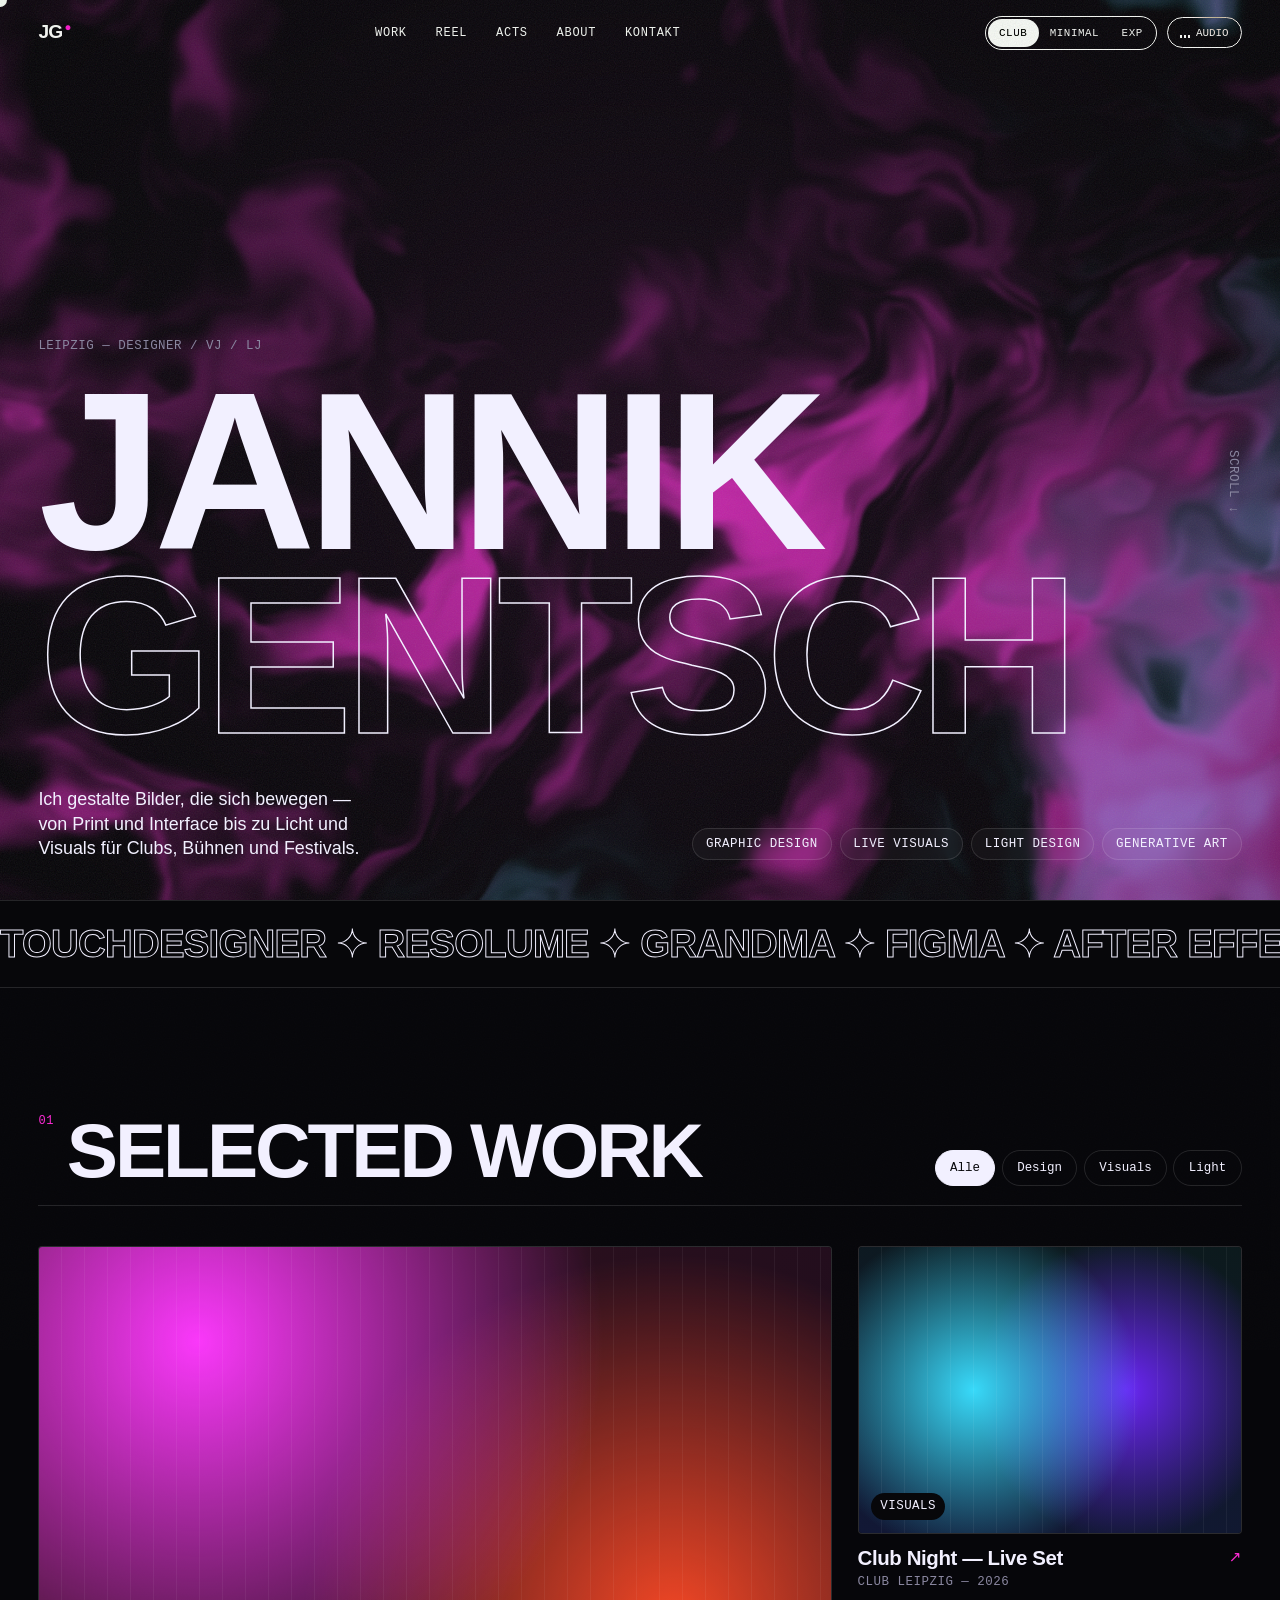
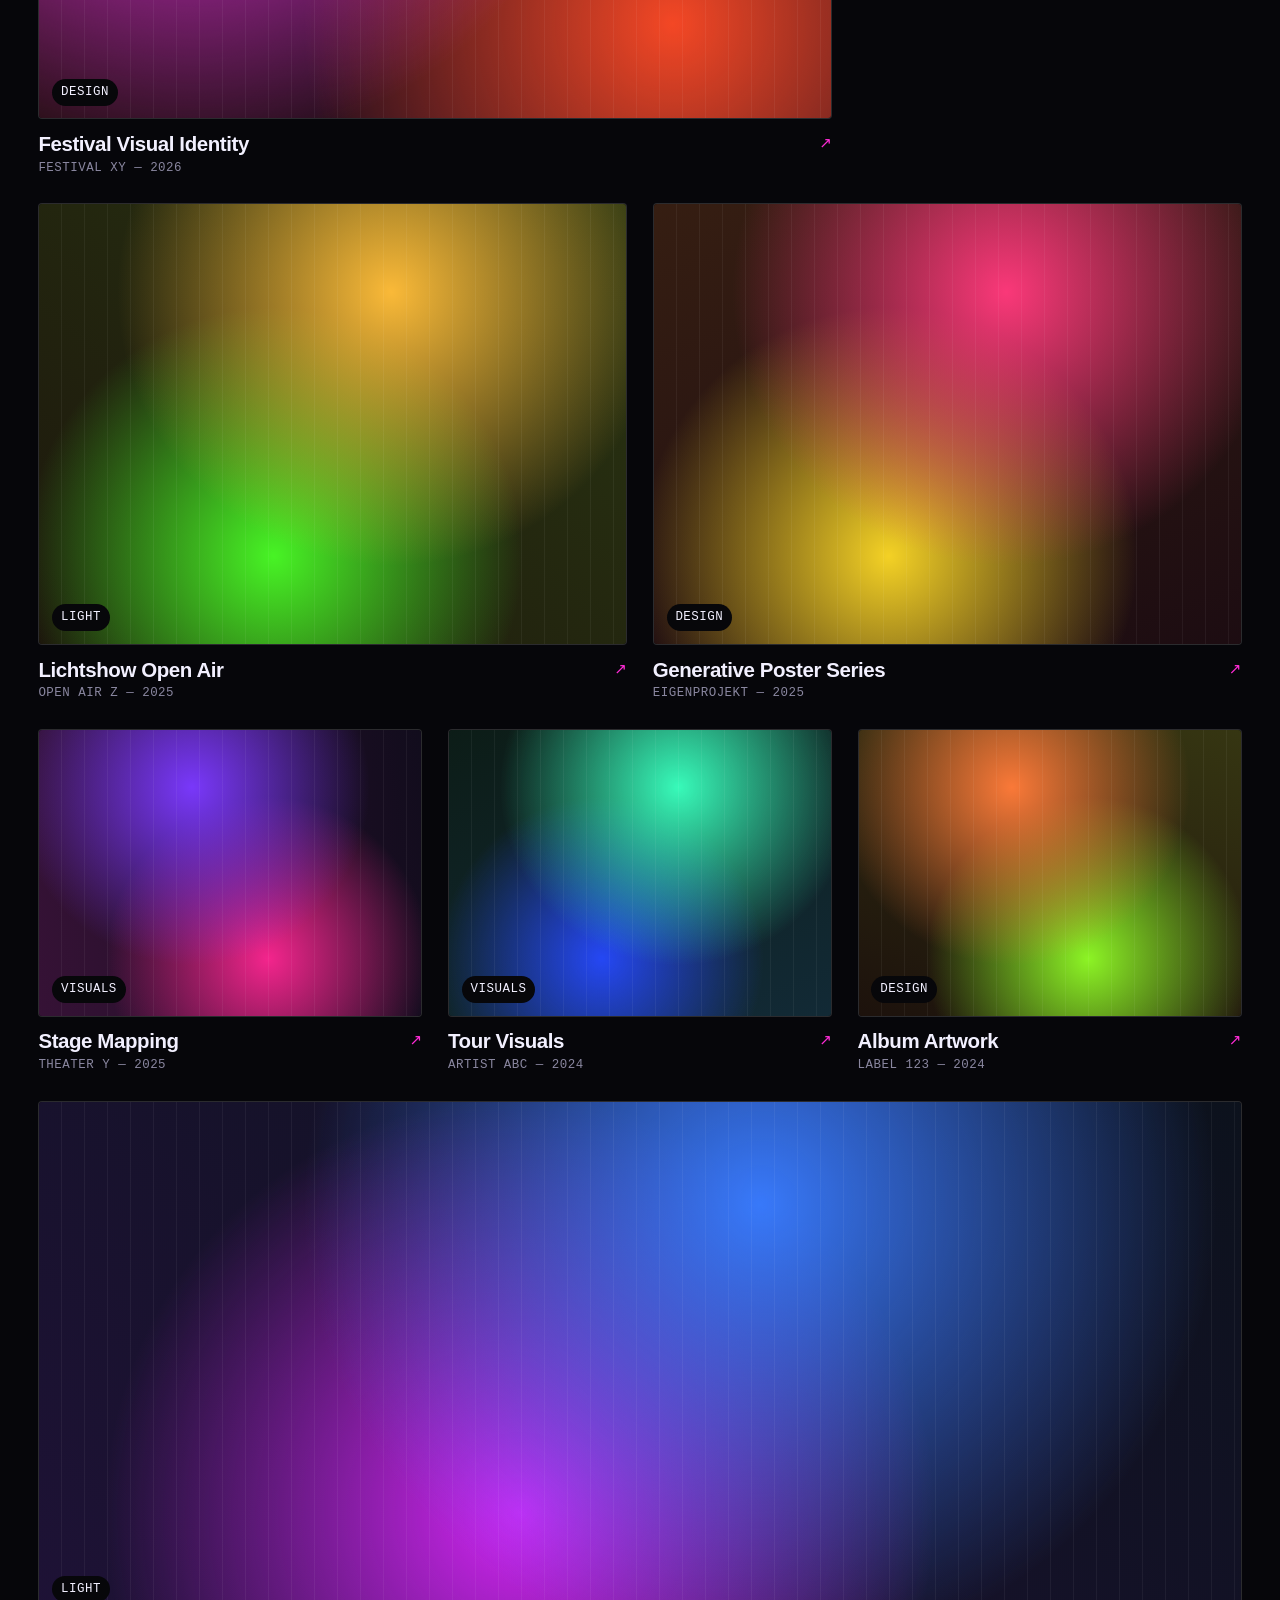
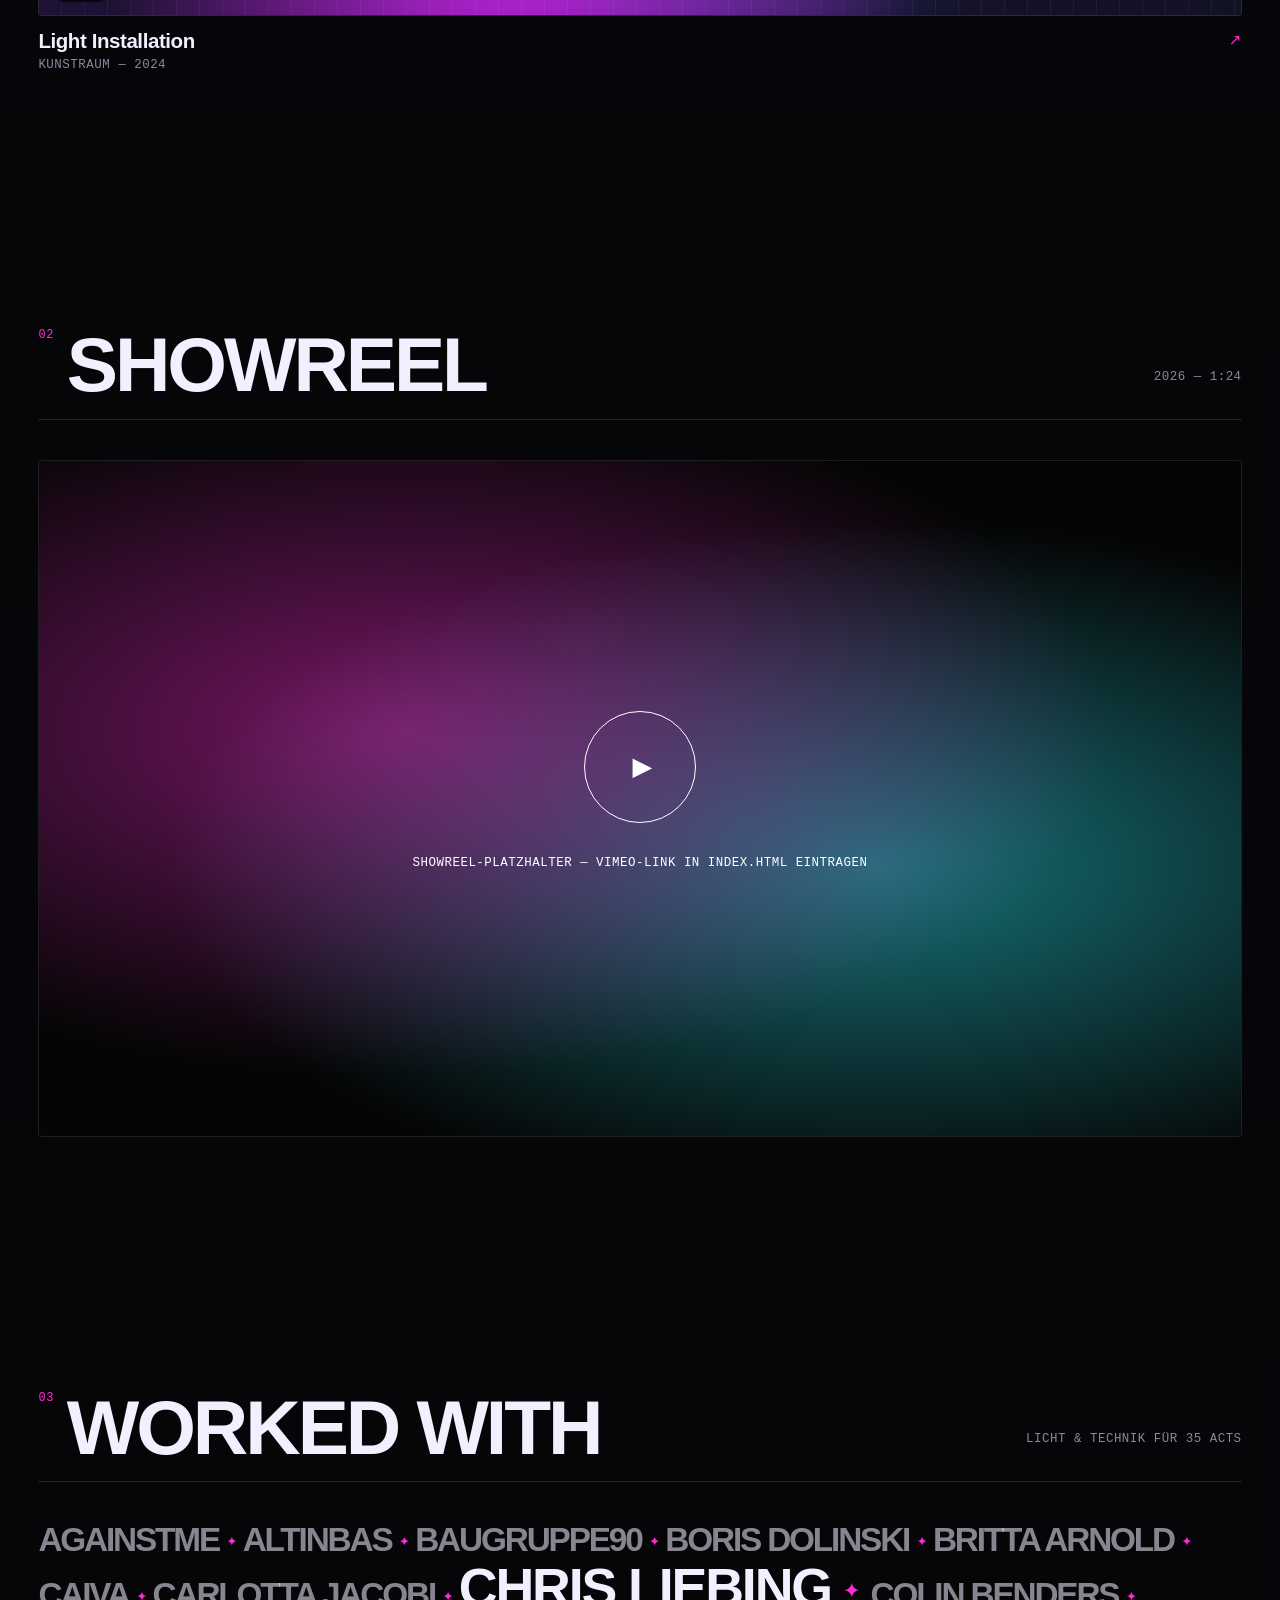
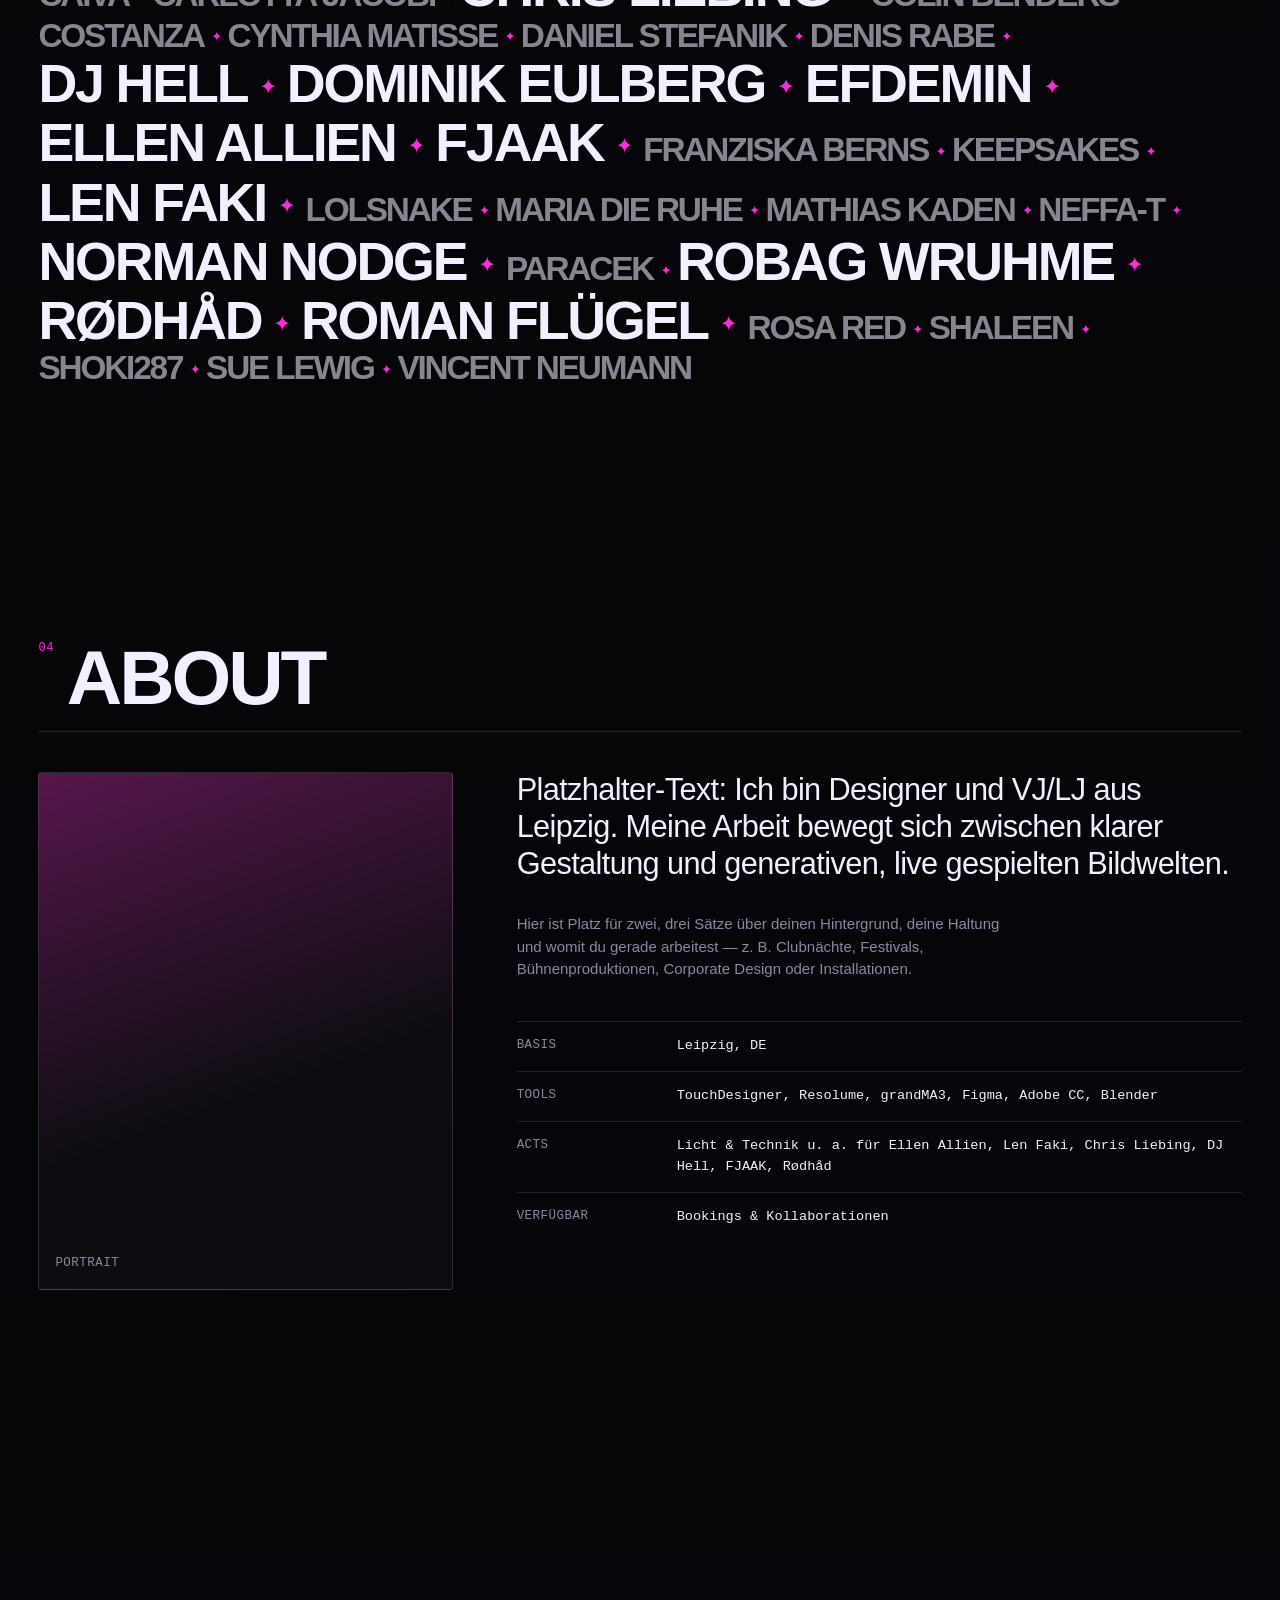
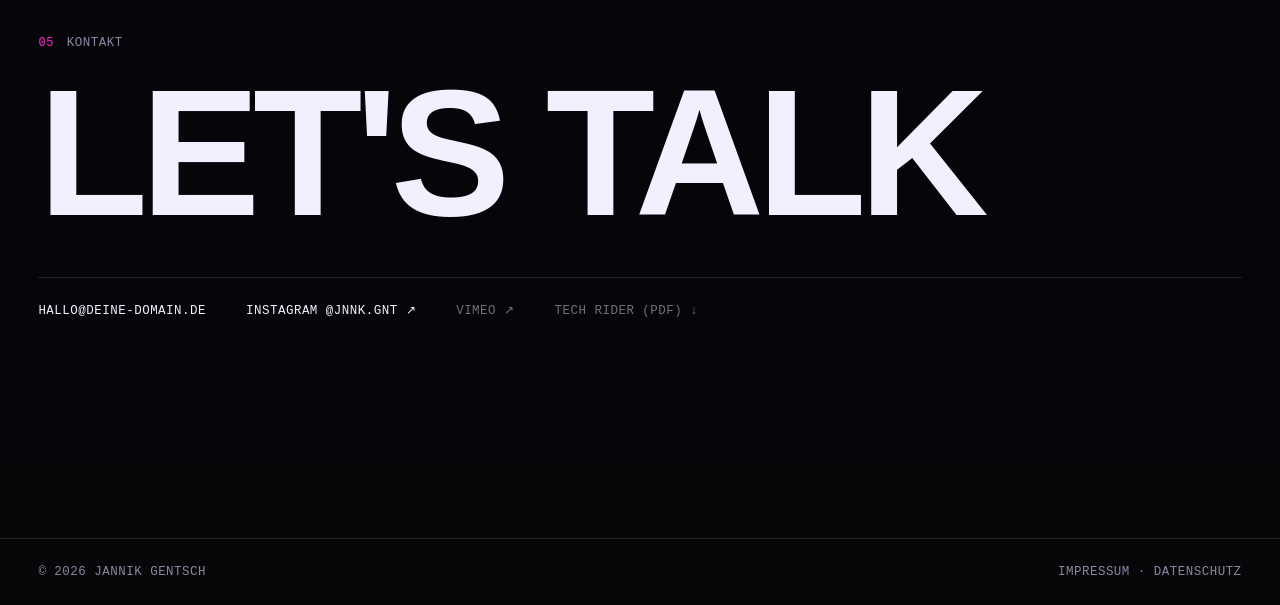
<file: index.html>
<!DOCTYPE html>
<html lang="de" data-mood="club">
<head>
  <meta charset="utf-8">
  <meta name="viewport" content="width=device-width, initial-scale=1">
  <title>Jannik Gentsch — Design · Visuals · Light</title>
  <meta name="description" content="Portfolio von Jannik Gentsch — Designer, VJ & Lichtjockey.">
  <meta name="theme-color" content="#07070a">
  <meta property="og:title" content="Jannik Gentsch — Design · Visuals · Light">
  <meta property="og:description" content="Designer, VJ & Lichtjockey.">
  <link rel="stylesheet" href="styles.css">
  <script>
    // Gespeicherten Look setzen, bevor die Seite rendert (kein Flackern)
    try { var m = localStorage.getItem('mood'); if (m) document.documentElement.dataset.mood = m; } catch (e) {}
  </script>
</head>
<body>
  <canvas id="bg" aria-hidden="true"></canvas>
  <div class="grain" aria-hidden="true"></div>

  <header class="nav">
    <a href="#top" class="logo">JG<span class="dot">●</span></a>
    <nav class="links" aria-label="Hauptnavigation">
      <a href="#work">Work</a>
      <a href="#reel">Reel</a>
      <a href="#acts">Acts</a>
      <a href="#about">About</a>
      <a href="#contact">Kontakt</a>
    </nav>
    <div class="controls">
      <div class="moods" role="radiogroup" aria-label="Look wählen">
        <button data-set-mood="club" role="radio">Club</button>
        <button data-set-mood="minimal" role="radio">Minimal</button>
        <button data-set-mood="experimental" role="radio">Exp</button>
      </div>
      <button class="audio-btn" id="audioBtn" title="Hintergrund reagiert auf dein Mikrofon" aria-pressed="false">
        <span class="bars" aria-hidden="true"><i></i><i></i><i></i></span><span class="label">Audio</span>
      </button>
    </div>
  </header>

  <main id="top">
    <!-- HERO -->
    <section class="hero">
      <p class="eyebrow mono">Leipzig — Designer / VJ / LJ</p>
      <h1 class="title" aria-label="Jannik Gentsch">
        <span class="line"><span class="word" data-text="JANNIK">JANNIK</span></span>
        <span class="line"><span class="word outline" data-text="GENTSCH">GENTSCH</span></span>
      </h1>
      <div class="hero-foot">
        <p class="tagline">Ich gestalte Bilder, die sich bewegen —<br>von Print und Interface bis zu Licht und Visuals für Clubs, Bühnen und Festivals.</p>
        <ul class="disciplines mono">
          <li>Graphic Design</li>
          <li>Live Visuals</li>
          <li>Light Design</li>
          <li>Generative Art</li>
        </ul>
      </div>
      <a href="#work" class="scroll-hint mono" aria-label="Zu den Projekten scrollen">Scroll ↓</a>
    </section>

    <!-- TICKER -->
    <div class="ticker" aria-hidden="true">
      <div class="ticker-track">
        <span>TouchDesigner ✦ Resolume ✦ grandMA ✦ Figma ✦ After Effects ✦ Blender ✦ GLSL ✦ Notch ✦ </span>
        <span>TouchDesigner ✦ Resolume ✦ grandMA ✦ Figma ✦ After Effects ✦ Blender ✦ GLSL ✦ Notch ✦ </span>
      </div>
    </div>

    <!-- WORK -->
    <section id="work" class="section">
      <div class="section-head">
        <h2><span class="num mono">01</span>Selected Work</h2>
        <div class="filters mono" role="tablist" aria-label="Projekte filtern">
          <button class="active" data-filter="all">Alle</button>
          <button data-filter="design">Design</button>
          <button data-filter="visuals">Visuals</button>
          <button data-filter="light">Light</button>
        </div>
      </div>
      <div class="grid" id="grid"><!-- wird von main.js befüllt --></div>
    </section>

    <!-- REEL -->
    <section id="reel" class="section">
      <div class="section-head">
        <h2><span class="num mono">02</span>Showreel</h2>
        <p class="mono muted">2026 — 1:24</p>
      </div>
      <div class="reel">
        <!--
          SHOWREEL EINBINDEN: Den Platzhalter unten ersetzen durch z. B.
          <iframe src="https://player.vimeo.com/video/DEINE-ID?autoplay=0&title=0&byline=0"
                  allow="autoplay; fullscreen; picture-in-picture" allowfullscreen></iframe>
        -->
        <div class="reel-placeholder">
          <button class="play" aria-label="Showreel abspielen (Platzhalter)">▶</button>
          <p class="mono">Showreel-Platzhalter — Vimeo-Link in index.html eintragen</p>
        </div>
      </div>
    </section>

    <!-- ACTS -->
    <section id="acts" class="section acts">
      <div class="section-head">
        <h2><span class="num mono">03</span>Worked with</h2>
        <p class="mono muted">Licht & Technik für 35 Acts</p>
      </div>
      <ul class="acts-list">
          <li>AgainstMe</li>
          <li>Altinbas</li>
          <li>Baugruppe90</li>
          <li>Boris Dolinski</li>
          <li>Britta Arnold</li>
          <li>Caiva</li>
          <li>Carlotta Jacobi</li>
          <li class="big">Chris Liebing</li>
          <li>Colin Benders</li>
          <li>Costanza</li>
          <li>Cynthia Matisse</li>
          <li>Daniel Stefanik</li>
          <li>Denis Rabe</li>
          <li class="big">DJ Hell</li>
          <li class="big">Dominik Eulberg</li>
          <li class="big">Efdemin</li>
          <li class="big">Ellen Allien</li>
          <li class="big">FJAAK</li>
          <li>Franziska Berns</li>
          <li>Keepsakes</li>
          <li class="big">Len Faki</li>
          <li>LOLSNAKE</li>
          <li>Maria die Ruhe</li>
          <li>Mathias Kaden</li>
          <li>Neffa-T</li>
          <li class="big">Norman Nodge</li>
          <li>Paracek</li>
          <li class="big">Robag Wruhme</li>
          <li class="big">Rødhåd</li>
          <li class="big">Roman Flügel</li>
          <li>Rosa Red</li>
          <li>Shaleen</li>
          <li>Shoki287</li>
          <li>Sue Lewig</li>
          <li>Vincent Neumann</li>
      </ul>
    </section>

    <!-- ABOUT -->
    <section id="about" class="section about">
      <div class="section-head">
        <h2><span class="num mono">04</span>About</h2>
      </div>
      <div class="about-grid">
        <div class="portrait" role="img" aria-label="Portrait-Platzhalter"><span class="mono">Portrait</span></div>
        <div class="about-text">
          <p class="lead">Platzhalter-Text: Ich bin Designer und VJ/LJ aus Leipzig. Meine Arbeit bewegt sich zwischen klarer Gestaltung und generativen, live gespielten Bildwelten.</p>
          <p>Hier ist Platz für zwei, drei Sätze über deinen Hintergrund, deine Haltung und womit du gerade arbeitest — z. B. Clubnächte, Festivals, Bühnenproduktionen, Corporate Design oder Installationen.</p>
          <dl class="facts mono">
            <div><dt>Basis</dt><dd>Leipzig, DE</dd></div>
            <div><dt>Tools</dt><dd>TouchDesigner, Resolume, grandMA3, Figma, Adobe CC, Blender</dd></div>
            <div><dt>Acts</dt><dd>Licht & Technik u. a. für Ellen Allien, Len Faki, Chris Liebing, DJ Hell, FJAAK, Rødhåd</dd></div>
            <div><dt>Verfügbar</dt><dd>Bookings & Kollaborationen</dd></div>
          </dl>
        </div>
      </div>
    </section>

    <!-- CONTACT -->
    <section id="contact" class="section contact">
      <p class="eyebrow mono"><span class="num">05</span> Kontakt</p>
      <a class="big-link" href="mailto:hallo@deine-domain.de">
        <span class="word" data-text="LET'S TALK">LET'S TALK</span>
      </a>
      <div class="contact-row mono">
        <a href="mailto:hallo@deine-domain.de">hallo@deine-domain.de</a>
        <a href="https://instagram.com/jnnk.gnt" target="_blank" rel="noopener">Instagram @jnnk.gnt ↗</a>
        <a href="#" aria-disabled="true">Vimeo ↗</a>
        <a href="#" aria-disabled="true">Tech Rider (PDF) ↓</a>
      </div>
    </section>
  </main>

  <footer class="footer mono">
    <span>© <span id="year"></span> Jannik Gentsch</span>
    <span><a href="impressum.html">Impressum</a> · <a href="impressum.html#datenschutz">Datenschutz</a></span>
  </footer>

  <!-- Projekt-Detailansicht -->
  <dialog id="modal" class="modal">
    <button class="close" aria-label="Schließen">✕</button>
    <div class="modal-body" id="modalBody"></div>
  </dialog>

  <div class="cursor" aria-hidden="true"></div>

  <script src="main.js"></script>
</body>
</html>
</file>
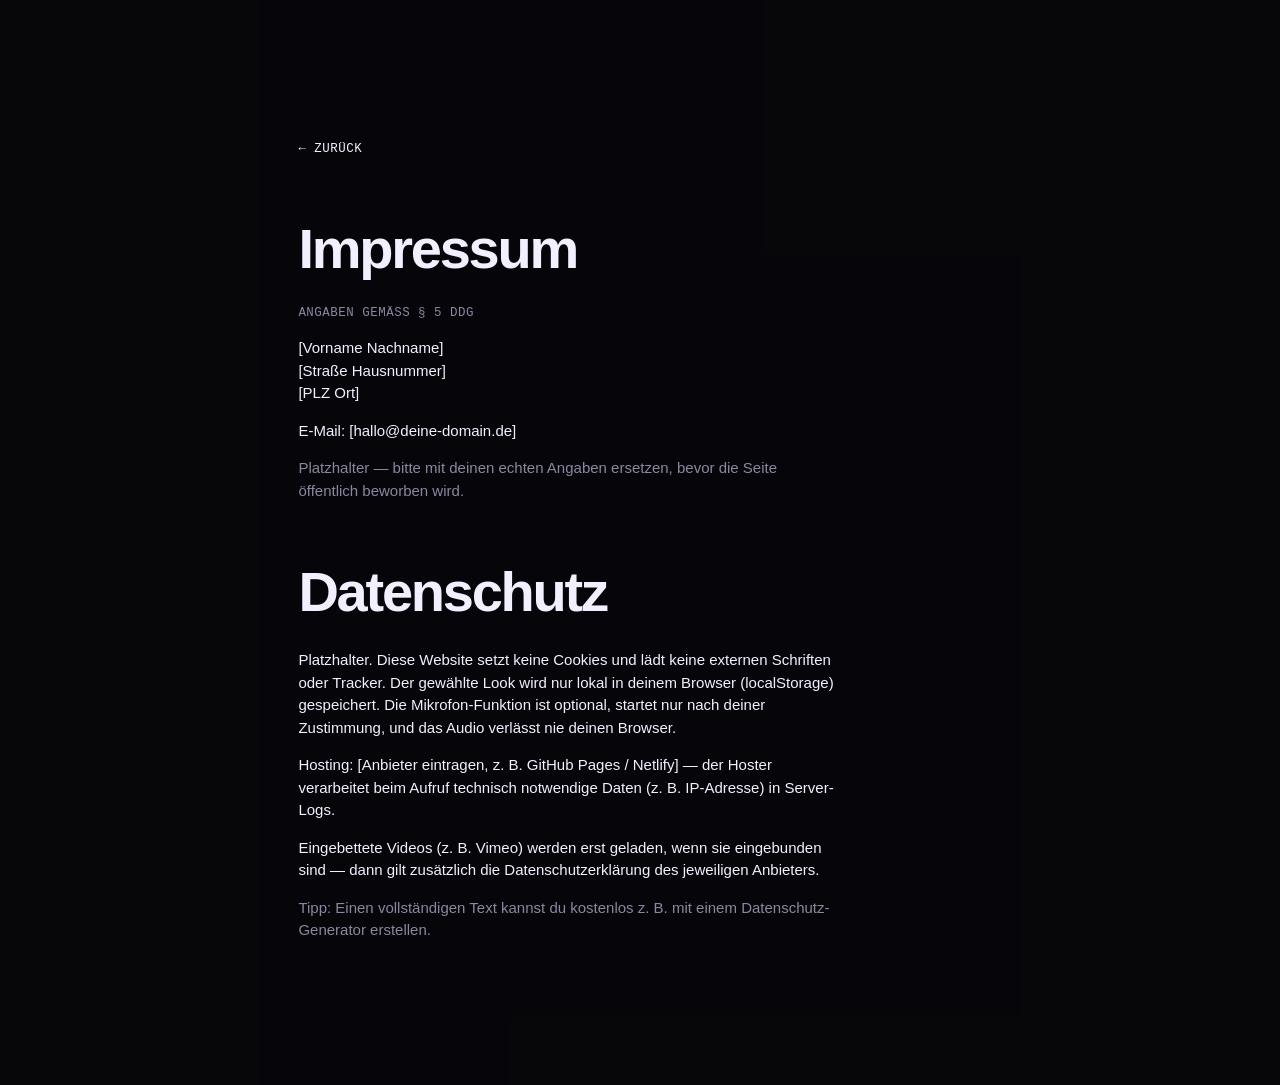
<file: impressum.html>
<!DOCTYPE html>
<html lang="de" data-mood="club">
<head>
  <meta charset="utf-8">
  <meta name="viewport" content="width=device-width, initial-scale=1">
  <title>Impressum & Datenschutz — Jannik Gentsch</title>
  <meta name="robots" content="noindex">
  <link rel="stylesheet" href="styles.css">
  <script>try { var m = localStorage.getItem('mood'); if (m) document.documentElement.dataset.mood = m; } catch (e) {}</script>
</head>
<body>
  <main class="section legal" style="max-width: 760px; margin: 0 auto; min-height: 100vh;">
    <p class="mono"><a href="index.html">← Zurück</a></p>

    <h1 id="impressum">Impressum</h1>
    <p class="mono muted">Angaben gemäß § 5 DDG</p>
    <p>[Vorname Nachname]<br>[Straße Hausnummer]<br>[PLZ Ort]</p>
    <p>E-Mail: [hallo@deine-domain.de]</p>
    <p class="muted">Platzhalter — bitte mit deinen echten Angaben ersetzen, bevor die Seite öffentlich beworben wird.</p>

    <h1 id="datenschutz">Datenschutz</h1>
    <p>Platzhalter. Diese Website setzt keine Cookies und lädt keine externen Schriften oder Tracker.
       Der gewählte Look wird nur lokal in deinem Browser (localStorage) gespeichert.
       Die Mikrofon-Funktion ist optional, startet nur nach deiner Zustimmung, und das Audio verlässt nie deinen Browser.</p>
    <p>Hosting: [Anbieter eintragen, z. B. GitHub Pages / Netlify] — der Hoster verarbeitet beim Aufruf technisch notwendige Daten (z. B. IP-Adresse) in Server-Logs.</p>
    <p>Eingebettete Videos (z. B. Vimeo) werden erst geladen, wenn sie eingebunden sind — dann gilt zusätzlich die Datenschutzerklärung des jeweiligen Anbieters.</p>
    <p class="muted">Tipp: Einen vollständigen Text kannst du kostenlos z. B. mit einem Datenschutz-Generator erstellen.</p>
  </main>
</body>
</html>
</file>
<file: styles.css>
/* =========================================================
   Portfolio — drei Looks über data-mood auf <html>:
   club (dunkel, neon) · minimal (hell, typografisch) · experimental (acid)
   ========================================================= */

:root {
  --font-sans: "Helvetica Neue", Helvetica, Arial, system-ui, sans-serif;
  --font-mono: ui-monospace, "SF Mono", "JetBrains Mono", Menlo, Consolas, monospace;
  --pad: clamp(1rem, 3vw, 2.5rem);
  --radius: 0px;
  --ease: cubic-bezier(.2, .7, .1, 1);
}

/* ---------- Looks ---------- */
html[data-mood="club"] {
  --bg: #07070a;
  --fg: #f2f0ff;
  --muted: #8a87a0;
  --line: rgba(255, 255, 255, .12);
  --accent: #ff2bd6;
  --accent-2: #2bf5ff;
  --card: rgba(255, 255, 255, .03);
  --grain: .09;
  --title-weight: 900;
  --title-track: -.04em;
  --radius: 4px;
}
html[data-mood="minimal"] {
  --bg: #eeece6;
  --fg: #111111;
  --muted: #6d6b66;
  --line: rgba(0, 0, 0, .14);
  --accent: #ff3b00;
  --accent-2: #111111;
  --card: rgba(0, 0, 0, .02);
  --grain: .04;
  --title-weight: 500;
  --title-track: -.06em;
  --radius: 0px;
}
html[data-mood="experimental"] {
  --bg: #050505;
  --fg: #e9ff3b;
  --muted: #9fa86a;
  --line: rgba(233, 255, 59, .25);
  --accent: #e9ff3b;
  --accent-2: #6b3bff;
  --card: rgba(233, 255, 59, .03);
  --grain: .14;
  --title-weight: 900;
  --title-track: -.02em;
  --radius: 0px;
}

/* ---------- Basis ---------- */
*, *::before, *::after { box-sizing: border-box; }
html { scroll-behavior: smooth; }
body {
  margin: 0;
  background: var(--bg);
  color: var(--fg);
  font-family: var(--font-sans);
  font-size: clamp(15px, 1.05vw, 18px);
  line-height: 1.5;
  -webkit-font-smoothing: antialiased;
  overflow-x: hidden;
  transition: background-color .6s var(--ease), color .6s var(--ease);
}
a { color: inherit; text-decoration: none; }
button { font: inherit; color: inherit; background: none; border: 0; cursor: pointer; padding: 0; }
.mono { font-family: var(--font-mono); font-size: .78rem; letter-spacing: .04em; text-transform: uppercase; }
.muted { color: var(--muted); }
::selection { background: var(--accent); color: var(--bg); }
:focus-visible { outline: 2px solid var(--accent); outline-offset: 3px; }

/* ---------- Hintergrund: Shader + Grain ---------- */
#bg {
  position: fixed; inset: 0;
  width: 100vw; height: 100vh;
  z-index: -2;
  display: block;
}
.no-webgl #bg { background: radial-gradient(circle at 30% 30%, var(--accent), transparent 50%), radial-gradient(circle at 70% 70%, var(--accent-2), transparent 50%), var(--bg); opacity: .35; }
.grain {
  position: fixed; inset: -50%;
  z-index: -1; pointer-events: none;
  opacity: var(--grain);
  background-image: url("data:image/svg+xml,%3Csvg xmlns='http://www.w3.org/2000/svg' width='160' height='160'%3E%3Cfilter id='n'%3E%3CfeTurbulence type='fractalNoise' baseFrequency='.85' numOctaves='3' stitchTiles='stitch'/%3E%3C/filter%3E%3Crect width='100%25' height='100%25' filter='url(%23n)'/%3E%3C/svg%3E");
  animation: grain 1s steps(6) infinite;
}
@keyframes grain {
  0% { transform: translate(0, 0); } 20% { transform: translate(-3%, 2%); } 40% { transform: translate(2%, -4%); }
  60% { transform: translate(-4%, -2%); } 80% { transform: translate(3%, 4%); } 100% { transform: translate(0, 0); }
}

/* ---------- Navigation ---------- */
.nav {
  position: fixed; top: 0; left: 0; right: 0; z-index: 50;
  display: flex; align-items: center; justify-content: space-between; gap: 1rem;
  padding: 1rem var(--pad);
  mix-blend-mode: difference;
  color: #fff;
}
html[data-mood="minimal"] .nav { mix-blend-mode: normal; color: var(--fg); background: color-mix(in srgb, var(--bg) 80%, transparent); backdrop-filter: blur(10px); border-bottom: 1px solid var(--line); }
.logo { font-weight: 900; font-size: 1.2rem; letter-spacing: -.04em; }
.logo .dot { color: var(--accent); font-size: .6em; vertical-align: super; margin-left: 2px; animation: blink 1.6s infinite; }
@keyframes blink { 50% { opacity: .2; } }
.links { display: flex; gap: 1.8rem; font-family: var(--font-mono); font-size: .75rem; text-transform: uppercase; letter-spacing: .06em; }
.links a { position: relative; }
.links a::after { content: ""; position: absolute; left: 0; right: 0; bottom: -3px; height: 1px; background: currentColor; transform: scaleX(0); transform-origin: right; transition: transform .4s var(--ease); }
.links a:hover::after { transform: scaleX(1); transform-origin: left; }
.controls { display: flex; align-items: center; gap: .6rem; }
.moods { display: flex; border: 1px solid currentColor; border-radius: 999px; padding: 2px; }
.moods button { font-family: var(--font-mono); font-size: .68rem; text-transform: uppercase; letter-spacing: .05em; padding: .35rem .7rem; border-radius: 999px; transition: background .3s, color .3s; }
.moods button[aria-checked="true"] { background: #fff; color: #000; }
html[data-mood="minimal"] .moods button[aria-checked="true"] { background: var(--fg); color: var(--bg); }
.audio-btn { display: flex; align-items: center; gap: .4rem; font-family: var(--font-mono); font-size: .68rem; text-transform: uppercase; border: 1px solid currentColor; border-radius: 999px; padding: .4rem .75rem; }
.audio-btn .bars { display: flex; gap: 2px; align-items: flex-end; height: 10px; }
.audio-btn .bars i { width: 2px; height: 30%; background: currentColor; transition: height .1s; }
.audio-btn[aria-pressed="true"] .bars i { animation: eq .8s infinite ease-in-out; }
.audio-btn[aria-pressed="true"] .bars i:nth-child(2) { animation-delay: .2s; }
.audio-btn[aria-pressed="true"] .bars i:nth-child(3) { animation-delay: .4s; }
@keyframes eq { 0%, 100% { height: 30%; } 50% { height: 100%; } }

/* ---------- Hero ---------- */
.hero {
  min-height: 100svh;
  padding: 7rem var(--pad) 2.5rem;
  display: flex; flex-direction: column; justify-content: flex-end;
  position: relative;
}
.eyebrow { color: var(--muted); margin: 0 0 1.5rem; }
.title {
  margin: 0;
  font-size: clamp(4rem, 17.5vw, 20rem);
  line-height: .82;
  font-weight: var(--title-weight);
  letter-spacing: var(--title-track);
  text-transform: uppercase;
}
.title .line { display: block; overflow: hidden; }
.title .word { display: inline-block; transform: translateY(105%); animation: rise 1.2s var(--ease) forwards; }
.title .line:nth-child(2) .word { animation-delay: .12s; }
@keyframes rise { to { transform: translateY(0); } }
.outline { color: transparent; -webkit-text-stroke: 1.5px var(--fg); }
html[data-mood="minimal"] .outline { color: var(--fg); -webkit-text-stroke: 0; font-style: italic; font-weight: 300; }

/* Glitch-Effekt (Club + Experimental) */
html:not([data-mood="minimal"]) .word[data-text] { position: relative; }
html:not([data-mood="minimal"]) .word[data-text]::before,
html:not([data-mood="minimal"]) .word[data-text]::after {
  content: attr(data-text); position: absolute; inset: 0;
  pointer-events: none; opacity: 0;
}
html:not([data-mood="minimal"]) .word[data-text]::before { color: var(--accent); -webkit-text-stroke: 0; mix-blend-mode: screen; }
html:not([data-mood="minimal"]) .word[data-text]::after { color: var(--accent-2); -webkit-text-stroke: 0; mix-blend-mode: screen; }
html:not([data-mood="minimal"]) .word[data-text]:hover::before { opacity: .9; animation: glitch-a .35s steps(2) infinite; }
html:not([data-mood="minimal"]) .word[data-text]:hover::after { opacity: .9; animation: glitch-b .35s steps(2) infinite; }
html[data-mood="experimental"] .title .word[data-text]::before { opacity: .55; animation: glitch-a 2.4s steps(2) infinite; }
@keyframes glitch-a { 0% { clip-path: inset(10% 0 60% 0); transform: translate(-4px, 0); } 50% { clip-path: inset(55% 0 15% 0); transform: translate(4px, 0); } 100% { clip-path: inset(30% 0 40% 0); transform: translate(-2px, 0); } }
@keyframes glitch-b { 0% { clip-path: inset(70% 0 5% 0); transform: translate(4px, 0); } 50% { clip-path: inset(5% 0 75% 0); transform: translate(-4px, 0); } 100% { clip-path: inset(40% 0 35% 0); transform: translate(3px, 0); } }

.hero-foot { display: flex; justify-content: space-between; align-items: flex-end; gap: 2rem; margin-top: 2.5rem; flex-wrap: wrap; }
.tagline { max-width: 34ch; margin: 0; font-size: clamp(1rem, 1.4vw, 1.3rem); line-height: 1.35; }
.disciplines { list-style: none; margin: 0; padding: 0; display: flex; gap: .5rem; flex-wrap: wrap; }
.disciplines li { border: 1px solid var(--line); border-radius: 999px; padding: .35rem .8rem; background: var(--card); backdrop-filter: blur(6px); }
.scroll-hint { position: absolute; right: var(--pad); top: 50%; writing-mode: vertical-rl; color: var(--muted); animation: bob 2s infinite var(--ease); }
@keyframes bob { 50% { transform: translateY(8px); } }

/* ---------- Ticker ---------- */
.ticker { border-block: 1px solid var(--line); overflow: hidden; padding: .9rem 0; background: var(--bg); }
.ticker-track { display: flex; width: max-content; animation: ticker 28s linear infinite; }
.ticker-track span { font-size: clamp(1.4rem, 3vw, 2.6rem); font-weight: var(--title-weight); letter-spacing: -.02em; white-space: pre; text-transform: uppercase; }
html[data-mood="club"] .ticker-track span { color: transparent; -webkit-text-stroke: 1px var(--fg); }
html[data-mood="experimental"] .ticker { background: var(--accent); color: var(--bg); }
@keyframes ticker { to { transform: translateX(-50%); } }

/* ---------- Sections ---------- */
.section { padding: clamp(4rem, 10vw, 9rem) var(--pad); background: color-mix(in srgb, var(--bg) 82%, transparent); }
html[data-mood="minimal"] .section { background: var(--bg); }
.section-head { display: flex; justify-content: space-between; align-items: flex-end; gap: 1rem; flex-wrap: wrap; border-bottom: 1px solid var(--line); padding-bottom: 1.2rem; margin-bottom: 2.5rem; }
.section-head h2 { margin: 0; font-size: clamp(2rem, 6vw, 5rem); line-height: .9; font-weight: var(--title-weight); letter-spacing: var(--title-track); text-transform: uppercase; display: flex; align-items: flex-start; gap: .8rem; }
.num { font-size: .75rem; color: var(--accent); letter-spacing: .05em; font-family: var(--font-mono); font-weight: 400; }

/* Filter */
.filters { display: flex; gap: .4rem; flex-wrap: wrap; }
.filters button { border: 1px solid var(--line); border-radius: 999px; padding: .45rem .9rem; transition: all .3s var(--ease); }
.filters button:hover { border-color: var(--fg); }
.filters button.active { background: var(--fg); color: var(--bg); border-color: var(--fg); }

/* ---------- Projekt-Grid ---------- */
.grid { align-items: start; display: grid; grid-template-columns: repeat(12, 1fr); gap: clamp(1rem, 2vw, 1.8rem); }
.card { grid-column: span 4; cursor: pointer; text-align: left; display: block; width: 100%; transition: opacity .5s var(--ease), transform .5s var(--ease); }
.card.wide { grid-column: span 8; }
.card.half { grid-column: span 6; }
.card.hidden { display: none; }
.card .thumb {
  position: relative; aspect-ratio: 4 / 3; overflow: hidden; border-radius: var(--radius);
  background: var(--card); border: 1px solid var(--line);
}
.card.wide .thumb { aspect-ratio: 16 / 9.55; }
.card.full { grid-column: span 12; }
.card.full .thumb { aspect-ratio: 21 / 9; }
.card .thumb > * { position: absolute; inset: 0; width: 100%; height: 100%; object-fit: cover; transition: transform 1s var(--ease), filter .6s; }
.card:hover .thumb > * { transform: scale(1.05); }
html[data-mood="minimal"] .card .thumb > * { filter: grayscale(1) contrast(1.05); }
html[data-mood="minimal"] .card:hover .thumb > * { filter: none; }
.card .thumb .tag { position: absolute; inset: auto auto .8rem .8rem; width: auto; height: auto; z-index: 2; background: var(--bg); color: var(--fg); padding: .25rem .55rem; border-radius: 999px; transform: none !important; filter: none !important; }
.card .meta { display: flex; justify-content: space-between; gap: 1rem; padding-top: .8rem; }
.card h3 { margin: 0; font-size: clamp(1.1rem, 1.6vw, 1.5rem); font-weight: 700; letter-spacing: -.02em; line-height: 1.15; }
.card .meta p { margin: .2rem 0 0; }
.card .arrow { transition: transform .4s var(--ease); color: var(--accent); }
.card:hover .arrow { transform: translate(4px, -4px); }

/* Generierte Platzhalter-Bilder */
.ph { background: var(--ph); }
.ph::after { content: ""; position: absolute; inset: 0; background: repeating-linear-gradient(90deg, transparent 0 22px, rgba(255,255,255,.05) 22px 23px); }

/* ---------- Reel ---------- */
.reel { aspect-ratio: 16 / 9; border: 1px solid var(--line); border-radius: var(--radius); overflow: hidden; position: relative; background: #000; }
.reel iframe, .reel video { width: 100%; height: 100%; border: 0; display: block; }
.reel-placeholder { position: absolute; inset: 0; display: grid; place-content: center; justify-items: center; gap: 1.2rem; color: #fff; text-align: center; padding: 1rem;
  background: radial-gradient(ellipse at 30% 40%, color-mix(in srgb, var(--accent) 45%, transparent), transparent 60%),
              radial-gradient(ellipse at 70% 60%, color-mix(in srgb, var(--accent-2) 45%, transparent), transparent 60%), #050505; }
.play { width: clamp(4rem, 9vw, 7rem); aspect-ratio: 1; border-radius: 50%; border: 1px solid #fff; font-size: 1.6rem; padding-left: .3rem; transition: transform .4s var(--ease), background .4s; }
.play:hover { transform: scale(1.08); background: #fff; color: #000; }

/* ---------- Acts ---------- */
.acts-list { list-style: none; margin: 0; padding: 0; display: flex; flex-wrap: wrap; align-items: baseline;
  font-size: clamp(1.6rem, 4.2vw, 4rem); line-height: 1.1; font-weight: var(--title-weight); letter-spacing: var(--title-track); text-transform: uppercase; }
.acts-list li { font-size: .62em; color: color-mix(in srgb, var(--fg) 55%, transparent); transition: color .3s var(--ease), opacity .3s var(--ease); cursor: default; }
.acts-list li.big { font-size: 1em; color: var(--fg); -webkit-text-stroke: 0; }
.acts-list li:not(:last-child)::after { content: "✦"; font-size: .4em; vertical-align: middle; margin: 0 .55em; color: var(--accent); -webkit-text-stroke: 0; }
.acts-list:hover li { opacity: .35; }
.acts-list li:hover { opacity: 1; color: var(--accent); -webkit-text-stroke: 0; }
html[data-mood="minimal"] .acts-list { font-weight: 500; }
html[data-mood="minimal"] .acts-list li:not(.big) { color: var(--fg); -webkit-text-stroke: 0; font-style: italic; font-weight: 300; }
html[data-mood="minimal"] .acts-list li:hover { color: var(--accent); }

/* ---------- About ---------- */
.about-grid { display: grid; grid-template-columns: 4fr 7fr; gap: clamp(1.5rem, 5vw, 5rem); align-items: start; }
.portrait { aspect-ratio: 4 / 5; border-radius: var(--radius); border: 1px solid var(--line); display: grid; place-items: end start; padding: 1rem; color: var(--muted);
  background: linear-gradient(160deg, color-mix(in srgb, var(--accent) 30%, transparent), transparent 60%), var(--card); }
.lead { font-size: clamp(1.3rem, 2.4vw, 2.2rem); line-height: 1.2; letter-spacing: -.02em; margin-top: 0; }
.about-text > p:not(.lead) { color: var(--muted); max-width: 60ch; }
.facts { margin: 2.5rem 0 0; display: grid; gap: 0; }
.facts div { display: grid; grid-template-columns: 9rem 1fr; gap: 1rem; padding: .9rem 0; border-top: 1px solid var(--line); }
.facts dt { color: var(--muted); }
.facts dd { margin: 0; text-transform: none; letter-spacing: 0; font-size: .85rem; }

/* ---------- Kontakt ---------- */
.contact { min-height: 80svh; display: flex; flex-direction: column; justify-content: center; }
.contact .eyebrow { display: flex; gap: .8rem; }
.big-link { display: block; font-size: clamp(3.5rem, 14vw, 16rem); line-height: .85; font-weight: var(--title-weight); letter-spacing: var(--title-track); transition: color .4s var(--ease); }
.big-link:hover { color: var(--accent); }
html[data-mood="minimal"] .big-link { font-weight: 500; }
.contact-row { display: flex; gap: 1rem 2.5rem; flex-wrap: wrap; margin-top: 3rem; padding-top: 1.5rem; border-top: 1px solid var(--line); }
.contact-row a:hover { color: var(--accent); }
.contact-row a[aria-disabled="true"] { opacity: .45; }

/* ---------- Footer ---------- */
.footer { display: flex; justify-content: space-between; gap: 1rem; flex-wrap: wrap; padding: 1.5rem var(--pad); border-top: 1px solid var(--line); color: var(--muted); background: var(--bg); }
.footer a:hover { color: var(--fg); }

/* ---------- Modal ---------- */
.modal { border: 0; padding: 0; width: min(1100px, 94vw); max-height: 92vh; background: var(--bg); color: var(--fg); border: 1px solid var(--line); border-radius: var(--radius); }
.modal::backdrop { background: rgba(0, 0, 0, .7); backdrop-filter: blur(6px); }
.modal[open] { animation: pop .5s var(--ease); }
@keyframes pop { from { opacity: 0; transform: translateY(30px) scale(.98); } }
.modal .close { position: sticky; top: 0; float: right; margin: 1rem; width: 2.6rem; height: 2.6rem; border-radius: 50%; border: 1px solid var(--line); background: var(--bg); z-index: 2; }
.modal .close:hover { background: var(--fg); color: var(--bg); }
.modal-body { padding: clamp(1.2rem, 4vw, 3rem); }
.modal-body h3 { font-size: clamp(2rem, 5vw, 4rem); line-height: .95; margin: .6rem 0 1.4rem; letter-spacing: var(--title-track); font-weight: var(--title-weight); }
.modal-body .info { display: grid; grid-template-columns: 2fr 1fr; gap: 2rem; margin-bottom: 2rem; }
.modal-body .info dl { margin: 0; }
.modal-body .info dt { color: var(--muted); margin-top: .8rem; }
.modal-body .info dd { margin: .2rem 0 0; text-transform: none; letter-spacing: 0; font-size: .85rem; }
.modal-body .media { display: grid; grid-template-columns: 1fr 1fr; gap: 1rem; }
.modal-body .media > div { position: relative; aspect-ratio: 16 / 10; border-radius: var(--radius); overflow: hidden; }
.modal-body .media > div > * { position: absolute; inset: 0; width: 100%; height: 100%; object-fit: cover; }
.modal-body .media > div:first-child { grid-column: 1 / -1; aspect-ratio: 16 / 8; }

/* ---------- Custom Cursor ---------- */
.cursor { position: fixed; top: 0; left: 0; width: 14px; height: 14px; border-radius: 50%; background: #fff; mix-blend-mode: difference; pointer-events: none; z-index: 100; transform: translate(-50%, -50%); transition: width .3s var(--ease), height .3s var(--ease); display: none; }
.cursor.big { width: 64px; height: 64px; }
@media (hover: hover) and (pointer: fine) { .cursor { display: block; } }

/* ---------- Scroll-Reveal ---------- */
.reveal { opacity: 0; transform: translateY(40px); transition: opacity 1s var(--ease), transform 1s var(--ease); }
.reveal.in { opacity: 1; transform: none; }

/* ---------- Responsive ---------- */
@media (max-width: 900px) {
  .links { display: none; }
  .card, .card.wide, .card.half, .card.full { grid-column: span 12; }
  .card.full .thumb, .card.wide .thumb { aspect-ratio: 4 / 3; }
  .about-grid { grid-template-columns: 1fr; }
  .portrait { max-width: 360px; }
  .modal-body .info { grid-template-columns: 1fr; }
  .scroll-hint { display: none; }
}
@media (max-width: 520px) {
  .audio-btn .label { display: none; }
  .moods button { padding: .35rem .5rem; }
  .facts div { grid-template-columns: 1fr; gap: .2rem; }
  .modal-body .media { grid-template-columns: 1fr; }
}

/* ---------- Weniger Bewegung ---------- */
@media (prefers-reduced-motion: reduce) {
  *, *::before, *::after { animation-duration: .001s !important; animation-iteration-count: 1 !important; transition-duration: .001s !important; }
  html { scroll-behavior: auto; }
  .reveal { opacity: 1; transform: none; }
}

/* ---------- Rechtliches ---------- */
.legal h1 { font-size: clamp(2rem, 5vw, 3.5rem); letter-spacing: var(--title-track); margin: 3rem 0 .5rem; }
.legal p { max-width: 65ch; }
</file>
